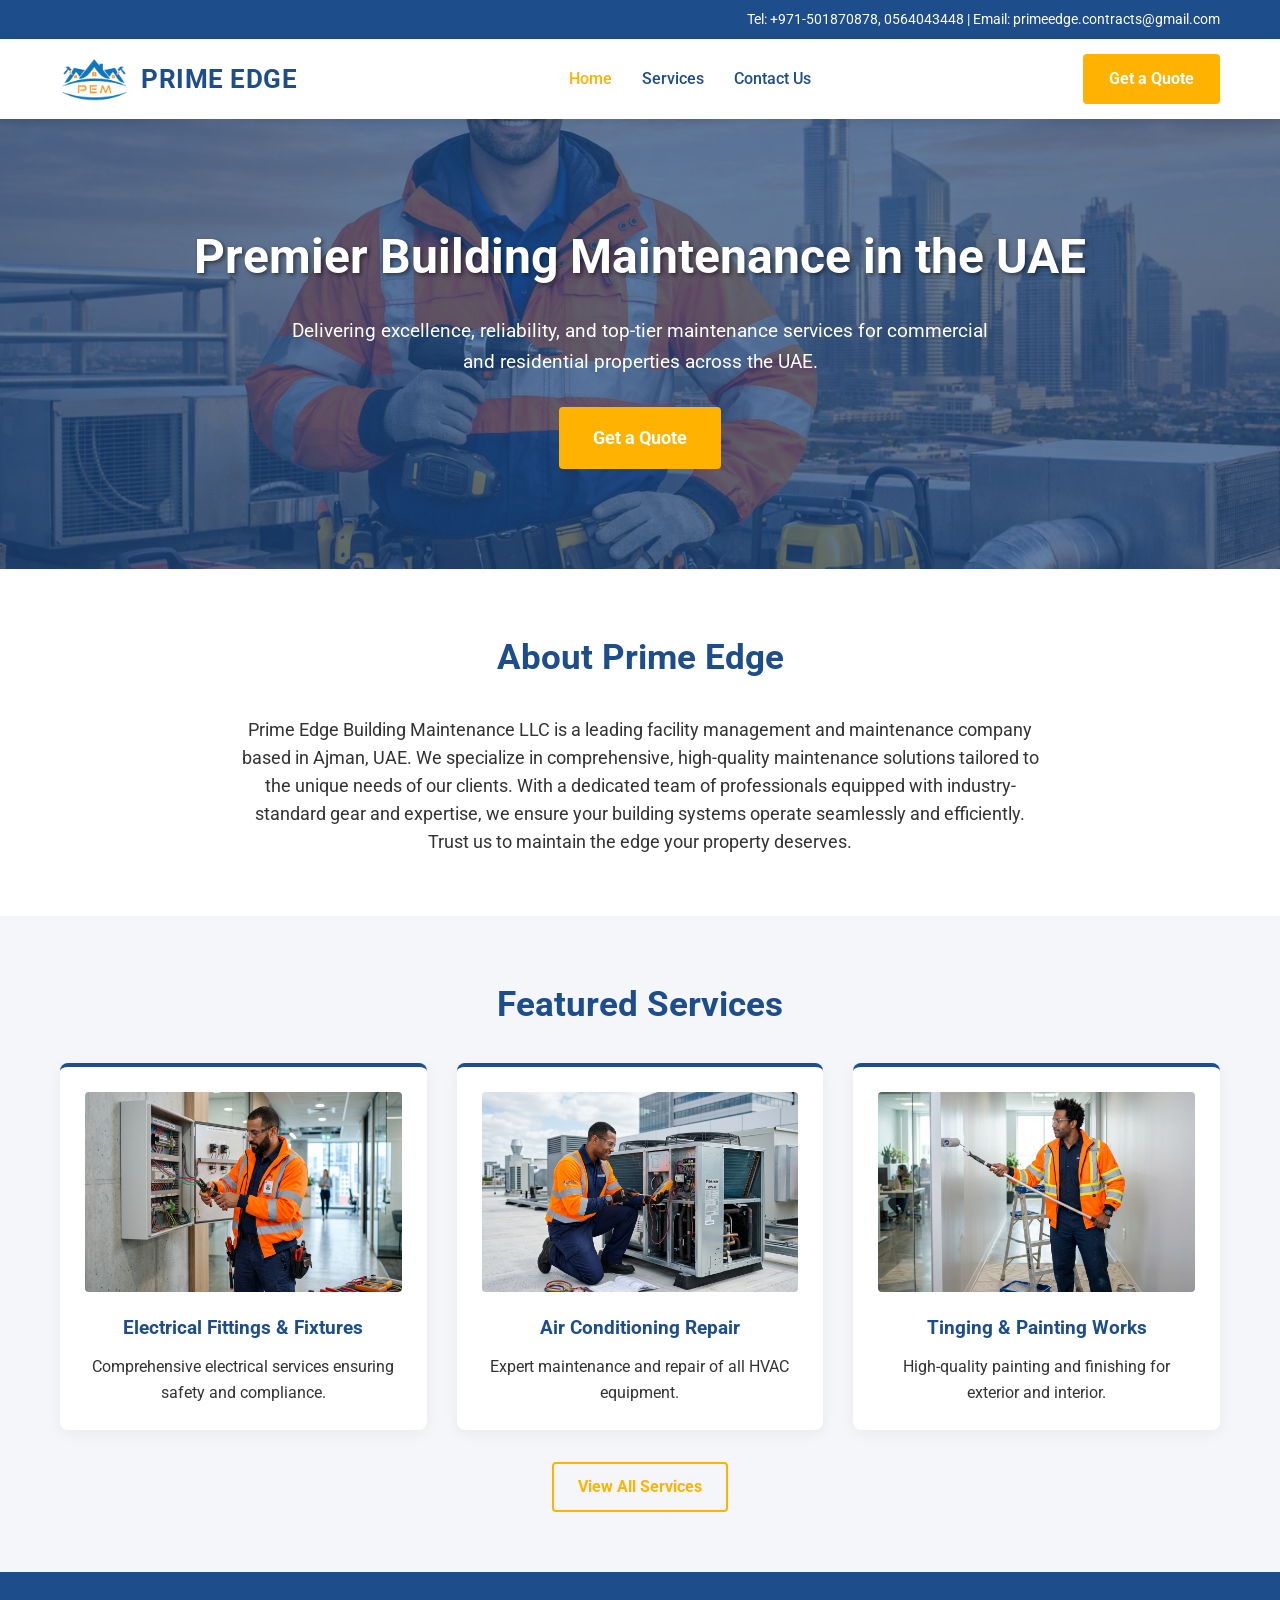
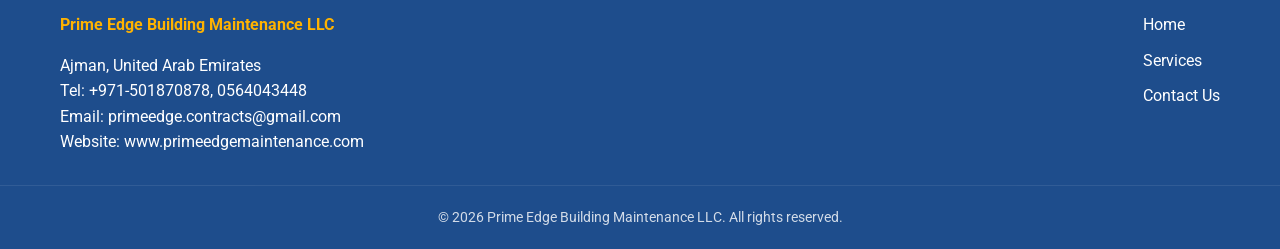
<file: index.html>
<!DOCTYPE html>
<html lang="en">
<head>
    <meta charset="UTF-8">
    <meta name="viewport" content="width=device-width, initial-scale=1.0">
    <title>Prime Edge Building Maintenance LLC | Home</title>
    <link rel="stylesheet" href="css/style.css">
</head>
<body>
    <div class="top-bar">
        <div class="container">
            <span>Tel: +971-501870878, 0564043448 | Email: primeedge.contracts@gmail.com</span>
        </div>
    </div>
    <header>
        <div class="container header-container">
            <a href="index.html" class="logo">
                <img src="resources/images/logo.png" alt="Prime Edge Logo">
                <span class="company-name">PRIME EDGE</span>
            </a>
            <nav>
                <ul class="nav-links">
                    <li><a href="index.html" class="active">Home</a></li>
                    <li><a href="services.html">Services</a></li>
                    <li><a href="contact.html">Contact Us</a></li>
                </ul>
            </nav>
            <a href="contact.html" class="btn-cta">Get a Quote</a>
            <div class="hamburger">
                <div class="line"></div>
                <div class="line"></div>
                <div class="line"></div>
            </div>
        </div>
    </header>

    <main>
        <section class="hero" style="background-image: url('resources/images/hero_building.png');">
            <div class="hero-overlay">
                <div class="container">
                    <h1>Premier Building Maintenance in the UAE</h1>
                    <p>Delivering excellence, reliability, and top-tier maintenance services for commercial and residential properties across the UAE.</p>
                    <a href="contact.html" class="btn-cta btn-large">Get a Quote</a>
                </div>
            </div>
        </section>

        <section class="about container section">
            <h2 class="section-title">About Prime Edge</h2>
            <p class="about-text">Prime Edge Building Maintenance LLC is a leading facility management and maintenance company based in Ajman, UAE. We specialize in comprehensive, high-quality maintenance solutions tailored to the unique needs of our clients. With a dedicated team of professionals equipped with industry-standard gear and expertise, we ensure your building systems operate seamlessly and efficiently. Trust us to maintain the edge your property deserves.</p>
        </section>

        <section class="featured-services section bg-light">
            <div class="container">
                <h2 class="section-title">Featured Services</h2>
                <div class="grid-3">
                    <div class="service-card">
                        <img src="resources/images/service_electrical.png" alt="Electrical Services" class="service-img" onerror="this.src='data:image/svg+xml;utf8,<svg xmlns=\'http://www.w3.org/2000/svg\' width=\'100\' height=\'100\'><rect width=\'100\' height=\'100\' fill=\'%23eee\'/></svg>'">
                        <h3>Electrical Fittings & Fixtures</h3>
                        <p>Comprehensive electrical services ensuring safety and compliance.</p>
                    </div>
                    <div class="service-card">
                        <img src="resources/images/service_hvac.png" alt="HVAC Services" class="service-img" onerror="this.src='data:image/svg+xml;utf8,<svg xmlns=\'http://www.w3.org/2000/svg\' width=\'100\' height=\'100\'><rect width=\'100\' height=\'100\' fill=\'%23eee\'/></svg>'">
                        <h3>Air Conditioning Repair</h3>
                        <p>Expert maintenance and repair of all HVAC equipment.</p>
                    </div>
                    <div class="service-card">
                        <img src="resources/images/service_painting.png" alt="Painting Services" class="service-img" onerror="this.src='data:image/svg+xml;utf8,<svg xmlns=\'http://www.w3.org/2000/svg\' width=\'100\' height=\'100\'><rect width=\'100\' height=\'100\' fill=\'%23eee\'/></svg>'">
                        <h3>Tinging & Painting Works</h3>
                        <p>High-quality painting and finishing for exterior and interior.</p>
                    </div>
                </div>
                <div class="text-center mt-4">
                    <a href="services.html" class="btn-cta btn-outline">View All Services</a>
                </div>
            </div>
        </section>
    </main>

    <footer>
        <div class="container footer-content">
            <div class="footer-info">
                <h4>Prime Edge Building Maintenance LLC</h4>
                <p>Ajman, United Arab Emirates</p>
                <p>Tel: +971-501870878, 0564043448</p>
                <p>Email: primeedge.contracts@gmail.com</p>
                <p>Website: www.primeedgemaintenance.com</p>
            </div>
            <div class="footer-links">
                <a href="index.html">Home</a>
                <a href="services.html">Services</a>
                <a href="contact.html">Contact Us</a>
            </div>
        </div>
        <div class="copyright text-center">
            &copy; 2026 Prime Edge Building Maintenance LLC. All rights reserved.
        </div>
    </footer>
    <script src="js/script.js"></script>
</body>
</html>
</file>
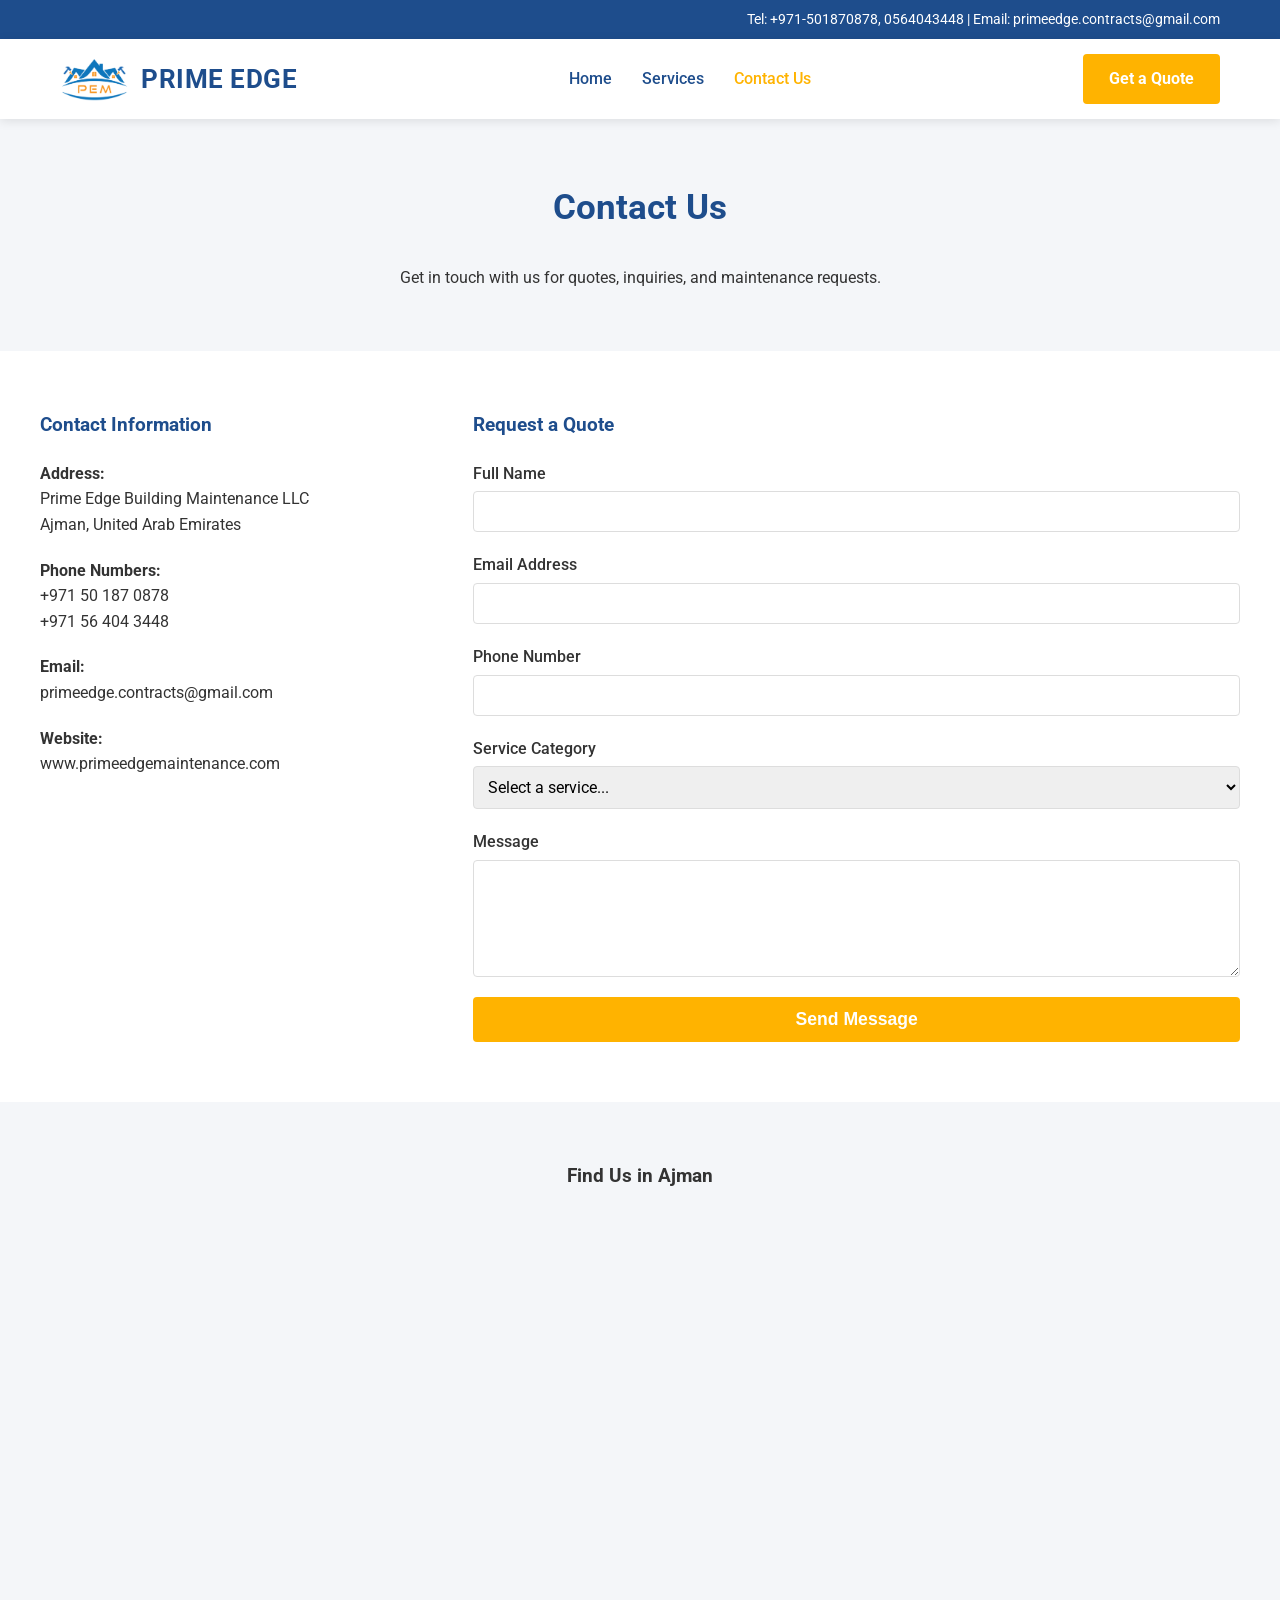
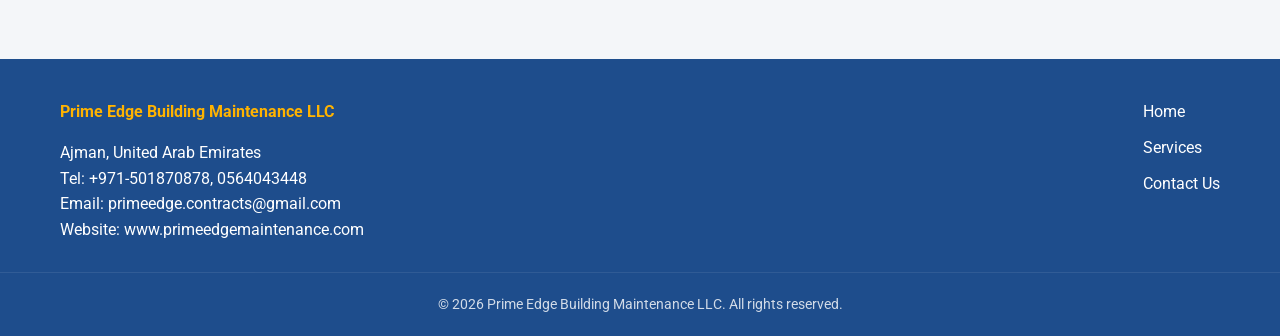
<file: contact.html>
<!DOCTYPE html>
<html lang="en">
<head>
    <meta charset="UTF-8">
    <meta name="viewport" content="width=device-width, initial-scale=1.0">
    <title>Prime Edge | Contact Us</title>
    <link rel="stylesheet" href="css/style.css">
</head>
<body>
    <div class="top-bar">
        <div class="container">
            <span>Tel: +971-501870878, 0564043448 | Email: primeedge.contracts@gmail.com</span>
        </div>
    </div>
    <header>
        <div class="container header-container">
            <a href="index.html" class="logo">
                <img src="resources/images/logo.png" alt="Prime Edge Logo">
                <span class="company-name">PRIME EDGE</span>
            </a>
            <nav>
                <ul class="nav-links">
                    <li><a href="index.html">Home</a></li>
                    <li><a href="services.html">Services</a></li>
                    <li><a href="contact.html" class="active">Contact Us</a></li>
                </ul>
            </nav>
            <a href="contact.html" class="btn-cta">Get a Quote</a>
            <div class="hamburger">
                <div class="line"></div>
                <div class="line"></div>
                <div class="line"></div>
            </div>
        </div>
    </header>

    <main class="page-header bg-light text-center section">
        <div class="container">
            <h1 class="section-title">Contact Us</h1>
            <p>Get in touch with us for quotes, inquiries, and maintenance requests.</p>
        </div>
    </main>

    <section class="contact-section section container">
        <div class="contact-grid">
            <div class="contact-details">
                <h3>Contact Information</h3>
                <div class="contact-item">
                    <strong>Address:</strong>
                    <p>Prime Edge Building Maintenance LLC<br>Ajman, United Arab Emirates</p>
                </div>
                <div class="contact-item">
                    <strong>Phone Numbers:</strong>
                    <p>+971 50 187 0878<br>+971 56 404 3448</p>
                </div>
                <div class="contact-item">
                    <strong>Email:</strong>
                    <p>primeedge.contracts@gmail.com</p>
                </div>
                <div class="contact-item">
                    <strong>Website:</strong>
                    <p>www.primeedgemaintenance.com</p>
                </div>
            </div>
            
            <div class="contact-form-container">
                <h3>Request a Quote</h3>
                <form id="contactForm" class="contact-form">
                    <div class="form-group">
                        <label for="name">Full Name</label>
                        <input type="text" id="name" name="name" required>
                    </div>
                    <div class="form-group">
                        <label for="email">Email Address</label>
                        <input type="email" id="email" name="email" required>
                    </div>
                    <div class="form-group">
                        <label for="phone">Phone Number</label>
                        <input type="tel" id="phone" name="phone" required>
                    </div>
                    <div class="form-group">
                        <label for="service">Service Category</label>
                        <select id="service" name="service" required>
                            <option value="">Select a service...</option>
                            <option value="Building maintenance">Building maintenance</option>
                            <option value="Electrical fittings">Electrical fittings & Fixture services</option>
                            <option value="Electromechanical">Electromechanical Equipment Installation</option>
                            <option value="Decor works">Decor works</option>
                            <option value="Floor & Wall tiling">Floor & Wall tiling works</option>
                            <option value="Airconditioners">Repair and maintenance of Airconditioners</option>
                            <option value="Sanitary installation">Sanitary installation & pipes repairing</option>
                            <option value="Tinging and painting">Tinging and painting works</option>
                            <option value="Water proofing">Water proofing, membranes</option>
                            <option value="Chemical injections">Chemical injections</option>
                            <option value="Epoxy flooring">Epoxy flooring</option>
                            <option value="Concrete repairs">Concrete repairs</option>
                        </select>
                    </div>
                    <div class="form-group">
                        <label for="message">Message</label>
                        <textarea id="message" name="message" rows="5" required></textarea>
                    </div>
                    <button type="submit" class="btn-cta form-submit">Send Message</button>
                </form>
            </div>
        </div>
    </section>

    <section class="map-section section bg-light">
        <div class="container text-center">
            <h3>Find Us in Ajman</h3>
            <div class="map-placeholder">
                <iframe src="https://www.google.com/maps/embed?pb=!1m18!1m12!1m3!1d115316.51655167664!2d55.43285746356784!3d25.399587428800263!2m3!1f0!2f0!3f0!3m2!1i1024!2i768!4f13.1!3m3!1m2!1s0x3e5f57644ce69527%3A0xc3fdeea0edae6f10!2sAjman%20-%20United%20Arab%20Emirates!5e0!3m2!1sen!2sus!4v1715421234567!5m2!1sen!2sus" width="100%" height="400" style="border:0;" allowfullscreen="" loading="lazy" referrerpolicy="no-referrer-when-downgrade"></iframe>
            </div>
        </div>
    </section>

    <footer>
        <div class="container footer-content">
            <div class="footer-info">
                <h4>Prime Edge Building Maintenance LLC</h4>
                <p>Ajman, United Arab Emirates</p>
                <p>Tel: +971-501870878, 0564043448</p>
                <p>Email: primeedge.contracts@gmail.com</p>
                <p>Website: www.primeedgemaintenance.com</p>
            </div>
            <div class="footer-links">
                <a href="index.html">Home</a>
                <a href="services.html">Services</a>
                <a href="contact.html">Contact Us</a>
            </div>
        </div>
        <div class="copyright text-center">
            &copy; 2026 Prime Edge Building Maintenance LLC. All rights reserved.
        </div>
    </footer>
    <script src="js/script.js"></script>
</body>
</html>
</file>
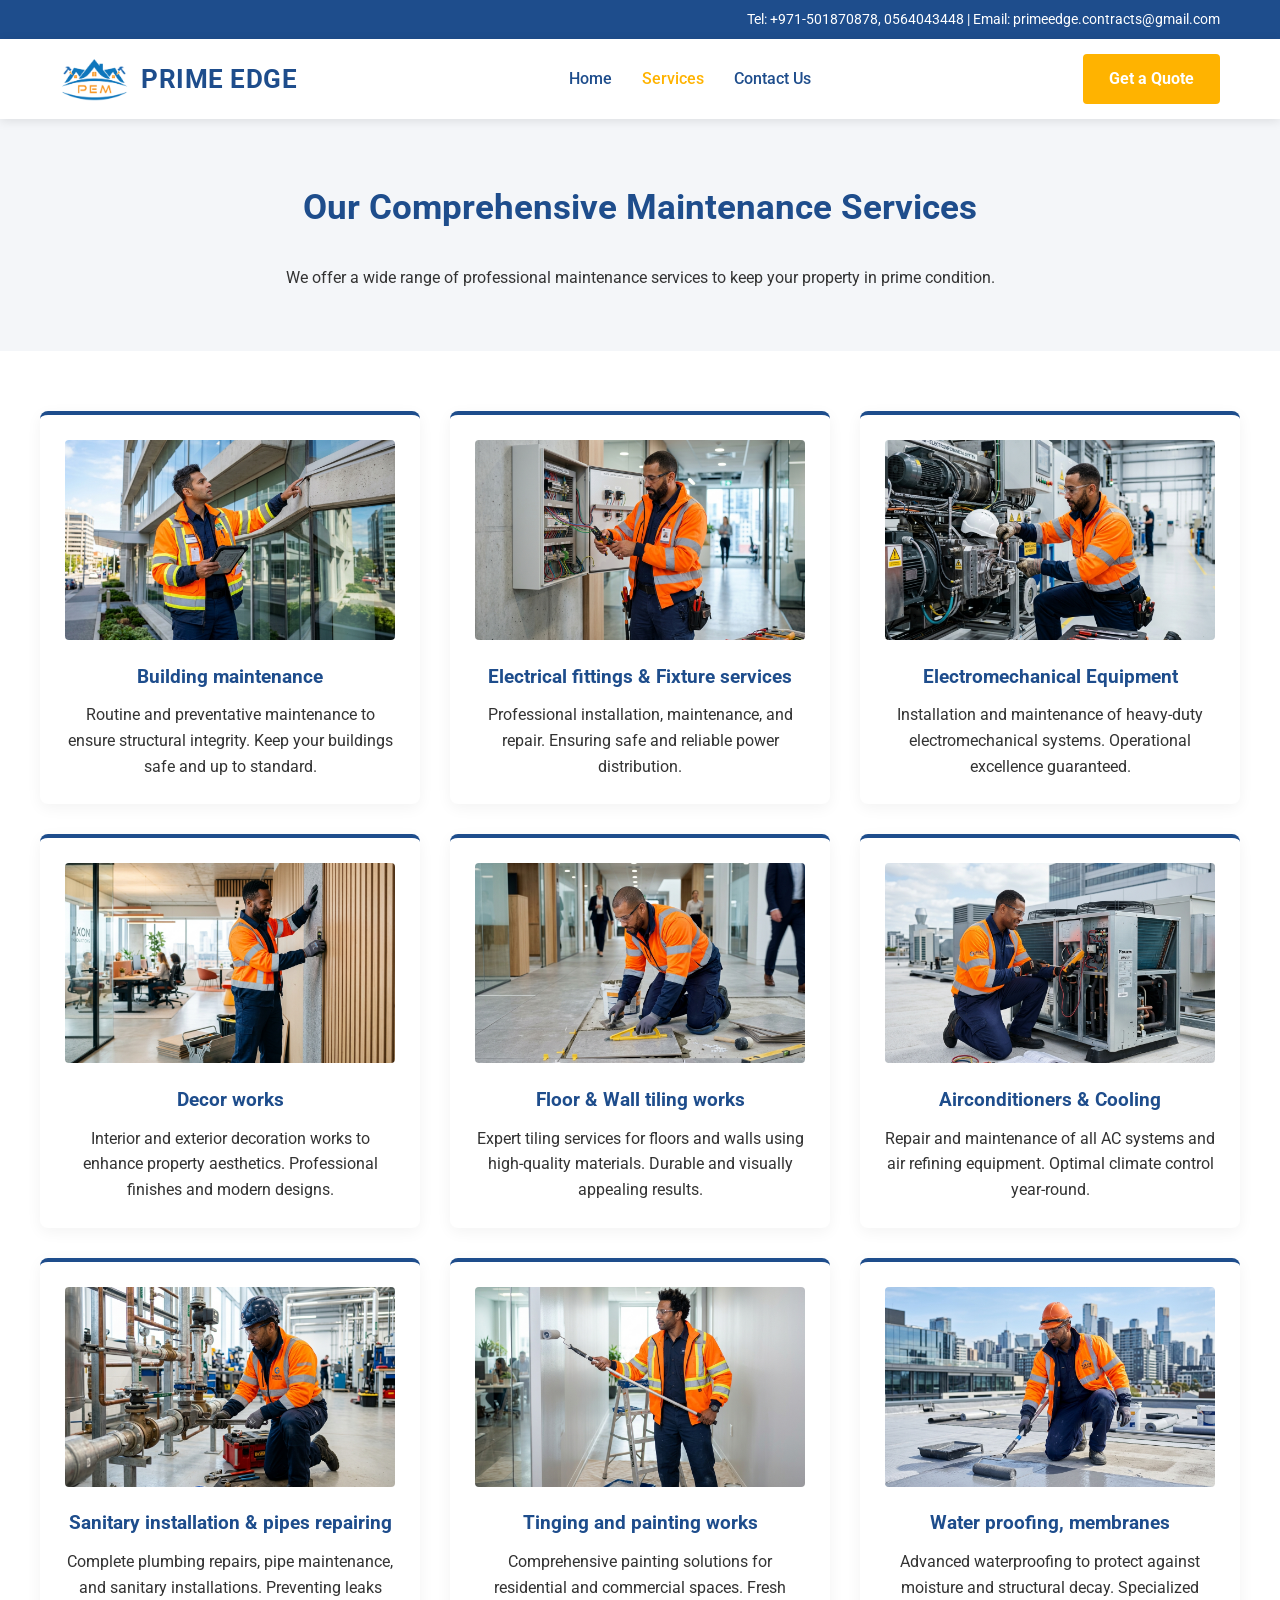
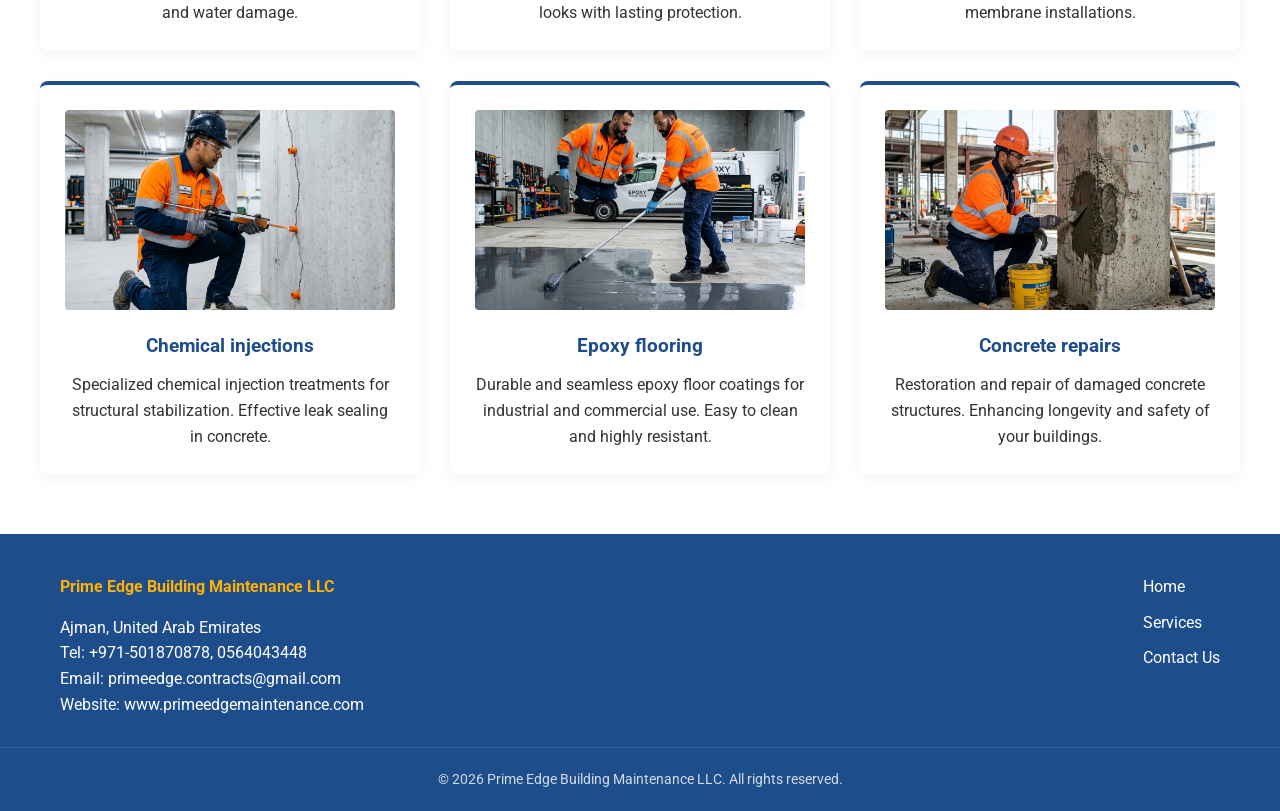
<file: services.html>
<!DOCTYPE html>
<html lang="en">
<head>
    <meta charset="UTF-8">
    <meta name="viewport" content="width=device-width, initial-scale=1.0">
    <title>Prime Edge | Services</title>
    <link rel="stylesheet" href="css/style.css">
</head>
<body>
    <div class="top-bar">
        <div class="container">
            <span>Tel: +971-501870878, 0564043448 | Email: primeedge.contracts@gmail.com</span>
        </div>
    </div>
    <header>
        <div class="container header-container">
            <a href="index.html" class="logo">
                <img src="resources/images/logo.png" alt="Prime Edge Logo">
                <span class="company-name">PRIME EDGE</span>
            </a>
            <nav>
                <ul class="nav-links">
                    <li><a href="index.html">Home</a></li>
                    <li><a href="services.html" class="active">Services</a></li>
                    <li><a href="contact.html">Contact Us</a></li>
                </ul>
            </nav>
            <a href="contact.html" class="btn-cta">Get a Quote</a>
            <div class="hamburger">
                <div class="line"></div>
                <div class="line"></div>
                <div class="line"></div>
            </div>
        </div>
    </header>

    <main class="page-header bg-light text-center section">
        <div class="container">
            <h1 class="section-title">Our Comprehensive Maintenance Services</h1>
            <p>We offer a wide range of professional maintenance services to keep your property in prime condition.</p>
        </div>
    </main>

    <section class="services-list section container">
        <div class="grid-3">
            <div class="service-card">
                <img src="resources/images/service_building.png" alt="Building Maintenance" class="service-img" onerror="this.style.display='none'">
                <h3>Building maintenance</h3>
                <p>Routine and preventative maintenance to ensure structural integrity. Keep your buildings safe and up to standard.</p>
            </div>
            <div class="service-card">
                <img src="resources/images/service_electrical.png" alt="Electrical Services" class="service-img" onerror="this.style.display='none'">
                <h3>Electrical fittings & Fixture services</h3>
                <p>Professional installation, maintenance, and repair. Ensuring safe and reliable power distribution.</p>
            </div>
            <div class="service-card">
                <img src="resources/images/service_electromechanical.png" alt="Electromechanical Equipment" class="service-img" onerror="this.style.display='none'">
                <h3>Electromechanical Equipment</h3>
                <p>Installation and maintenance of heavy-duty electromechanical systems. Operational excellence guaranteed.</p>
            </div>
            <div class="service-card">
                <img src="resources/images/service_decor.png" alt="Decor works" class="service-img" onerror="this.style.display='none'">
                <h3>Decor works</h3>
                <p>Interior and exterior decoration works to enhance property aesthetics. Professional finishes and modern designs.</p>
            </div>
            <div class="service-card">
                <img src="resources/images/service_tiling.png" alt="Tiling works" class="service-img" onerror="this.style.display='none'">
                <h3>Floor & Wall tiling works</h3>
                <p>Expert tiling services for floors and walls using high-quality materials. Durable and visually appealing results.</p>
            </div>
            <div class="service-card">
                <img src="resources/images/service_hvac.png" alt="HVAC Services" class="service-img" onerror="this.style.display='none'">
                <h3>Airconditioners & Cooling</h3>
                <p>Repair and maintenance of all AC systems and air refining equipment. Optimal climate control year-round.</p>
            </div>
            <div class="service-card">
                <img src="resources/images/service_sanitary.png" alt="Sanitary installation" class="service-img" onerror="this.style.display='none'">
                <h3>Sanitary installation & pipes repairing</h3>
                <p>Complete plumbing repairs, pipe maintenance, and sanitary installations. Preventing leaks and water damage.</p>
            </div>
            <div class="service-card">
                <img src="resources/images/service_painting.png" alt="Painting Services" class="service-img" onerror="this.style.display='none'">
                <h3>Tinging and painting works</h3>
                <p>Comprehensive painting solutions for residential and commercial spaces. Fresh looks with lasting protection.</p>
            </div>
            <div class="service-card">
                <img src="resources/images/service_waterproofing.png" alt="Water proofing" class="service-img" onerror="this.style.display='none'">
                <h3>Water proofing, membranes</h3>
                <p>Advanced waterproofing to protect against moisture and structural decay. Specialized membrane installations.</p>
            </div>
            <div class="service-card">
                <img src="resources/images/service_chemical.png" alt="Chemical injections" class="service-img" onerror="this.style.display='none'">
                <h3>Chemical injections</h3>
                <p>Specialized chemical injection treatments for structural stabilization. Effective leak sealing in concrete.</p>
            </div>
            <div class="service-card">
                <img src="resources/images/service_epoxy.png" alt="Epoxy flooring" class="service-img" onerror="this.style.display='none'">
                <h3>Epoxy flooring</h3>
                <p>Durable and seamless epoxy floor coatings for industrial and commercial use. Easy to clean and highly resistant.</p>
            </div>
            <div class="service-card">
                <img src="resources/images/service_concrete.png" alt="Concrete repairs" class="service-img" onerror="this.style.display='none'">
                <h3>Concrete repairs</h3>
                <p>Restoration and repair of damaged concrete structures. Enhancing longevity and safety of your buildings.</p>
            </div>
        </div>
    </section>

    <footer>
        <div class="container footer-content">
            <div class="footer-info">
                <h4>Prime Edge Building Maintenance LLC</h4>
                <p>Ajman, United Arab Emirates</p>
                <p>Tel: +971-501870878, 0564043448</p>
                <p>Email: primeedge.contracts@gmail.com</p>
                <p>Website: www.primeedgemaintenance.com</p>
            </div>
            <div class="footer-links">
                <a href="index.html">Home</a>
                <a href="services.html">Services</a>
                <a href="contact.html">Contact Us</a>
            </div>
        </div>
        <div class="copyright text-center">
            &copy; 2026 Prime Edge Building Maintenance LLC. All rights reserved.
        </div>
    </footer>
    <script src="js/script.js"></script>
</body>
</html>
</file>
<file: css/style.css>
@import url('https://fonts.googleapis.com/css2?family=Roboto:wght@300;400;500;700&display=swap');

:root {
    --primary-blue: #1E4D8C;
    --accent-orange: #FFB300;
    --accent-hover: #E6A100;
    --text-dark: #333333;
    --text-light: #F5F5F5;
    --bg-white: #FFFFFF;
    --bg-light: #F4F6F9;
    --border-color: #DDDDDD;
}

* {
    margin: 0;
    padding: 0;
    box-sizing: border-box;
}

body {
    font-family: 'Roboto', sans-serif;
    color: var(--text-dark);
    line-height: 1.6;
    background-color: var(--bg-white);
}

a {
    text-decoration: none;
    color: inherit;
}

ul {
    list-style: none;
}

.container {
    max-width: 1200px;
    margin: 0 auto;
    padding: 0 20px;
}

.section {
    padding: 60px 0;
}

.section-title {
    font-size: 2.2rem;
    color: var(--primary-blue);
    margin-bottom: 30px;
    text-align: center;
}

.bg-light {
    background-color: var(--bg-light);
}

.text-center {
    text-align: center;
}

.mt-4 {
    margin-top: 2rem;
}

/* Top Bar */
.top-bar {
    background-color: var(--primary-blue);
    color: var(--bg-white);
    font-size: 0.9rem;
    padding: 8px 0;
    text-align: right;
}

/* Header */
header {
    background-color: var(--bg-white);
    box-shadow: 0 2px 10px rgba(0,0,0,0.1);
    position: sticky;
    top: 0;
    z-index: 1000;
}

.header-container {
    display: flex;
    justify-content: space-between;
    align-items: center;
    padding: 15px 20px;
}

.logo {
    display: flex;
    align-items: center;
    gap: 12px;
}

.logo img {
    height: 50px;
    max-width: 200px;
    object-fit: contain;
}

.company-name {
    font-size: 1.6rem;
    font-weight: bold;
    color: var(--primary-blue);
    letter-spacing: 0.5px;
}

nav .nav-links {
    display: flex;
    gap: 30px;
}

nav .nav-links a {
    font-weight: 500;
    color: var(--primary-blue);
    transition: color 0.3s;
}

nav .nav-links a:hover, nav .nav-links a.active {
    color: var(--accent-orange);
}

/* Buttons */
.btn-cta {
    background-color: var(--accent-orange);
    color: var(--bg-white);
    padding: 10px 24px;
    border-radius: 4px;
    font-weight: bold;
    transition: background 0.3s, transform 0.2s;
    display: inline-block;
    border: 2px solid var(--accent-orange);
    cursor: pointer;
}

.btn-cta:hover {
    background-color: var(--accent-hover);
    border-color: var(--accent-hover);
    transform: translateY(-2px);
}

.btn-large {
    padding: 15px 32px;
    font-size: 1.1rem;
}

.btn-outline {
    background-color: transparent;
    color: var(--accent-orange);
}

.btn-outline:hover {
    background-color: var(--accent-orange);
    color: var(--bg-white);
}

/* Hamburger */
.hamburger {
    display: none;
    cursor: pointer;
    flex-direction: column;
    gap: 5px;
}

.hamburger .line {
    width: 25px;
    height: 3px;
    background-color: var(--primary-blue);
    transition: 0.3s;
}

/* Hero Section */
.hero {
    background-size: cover;
    background-position: center;
    position: relative;
    color: var(--bg-white);
}

.hero-overlay {
    background-color: rgba(30, 77, 140, 0.7);
    padding: 100px 20px;
    text-align: center;
    height: 100%;
    display: flex;
    align-items: center;
    justify-content: center;
}

.hero h1 {
    font-size: 3rem;
    margin-bottom: 20px;
    text-shadow: 2px 2px 4px rgba(0,0,0,0.5);
}

.hero p {
    font-size: 1.2rem;
    margin-bottom: 30px;
    max-width: 700px;
    margin-left: auto;
    margin-right: auto;
}

/* About Section */
.about-text {
    font-size: 1.1rem;
    text-align: center;
    max-width: 800px;
    margin: 0 auto;
}

/* Grid Layout */
.grid-3 {
    display: grid;
    grid-template-columns: repeat(auto-fit, minmax(300px, 1fr));
    gap: 30px;
}

/* Service Cards */
.service-card {
    background: var(--bg-white);
    border-radius: 8px;
    padding: 25px;
    box-shadow: 0 4px 15px rgba(0,0,0,0.05);
    text-align: center;
    transition: transform 0.3s, box-shadow 0.3s;
    border-top: 4px solid var(--primary-blue);
}

.service-card:hover {
    transform: translateY(-5px);
    box-shadow: 0 10px 25px rgba(0,0,0,0.1);
    border-top-color: var(--accent-orange);
}

.service-img {
    width: 100%;
    height: 200px;
    object-fit: cover;
    border-radius: 4px;
    margin-bottom: 15px;
}

.service-icon {
    font-size: 3rem;
    margin-bottom: 15px;
}

.service-card h3 {
    color: var(--primary-blue);
    margin-bottom: 10px;
}

/* Contact Section */
.contact-grid {
    display: grid;
    grid-template-columns: 1fr 2fr;
    gap: 50px;
}

.contact-details h3, .contact-form-container h3 {
    color: var(--primary-blue);
    margin-bottom: 20px;
}

.contact-item {
    margin-bottom: 20px;
}

.contact-form {
    display: grid;
    gap: 20px;
}

.form-group {
    display: flex;
    flex-direction: column;
}

.form-group label {
    margin-bottom: 5px;
    font-weight: 500;
}

.form-group input, .form-group select, .form-group textarea {
    padding: 10px;
    border: 1px solid var(--border-color);
    border-radius: 4px;
    font-family: inherit;
    font-size: 1rem;
}

.form-group input:focus, .form-group select:focus, .form-group textarea:focus {
    outline: none;
    border-color: var(--accent-orange);
    box-shadow: 0 0 0 2px rgba(255, 179, 0, 0.2);
}

.form-submit {
    width: 100%;
    font-size: 1.1rem;
}

/* Footer */
footer {
    background-color: var(--primary-blue);
    color: var(--bg-white);
    padding: 40px 0 20px;
}

.footer-content {
    display: flex;
    justify-content: space-between;
    flex-wrap: wrap;
    gap: 30px;
    margin-bottom: 30px;
}

.footer-info h4 {
    margin-bottom: 15px;
    color: var(--accent-orange);
}

.footer-links {
    display: flex;
    flex-direction: column;
    gap: 10px;
}

.footer-links a:hover {
    color: var(--accent-orange);
}

.copyright {
    border-top: 1px solid rgba(255,255,255,0.1);
    padding-top: 20px;
    font-size: 0.9rem;
    opacity: 0.8;
}

/* Responsive */
@media (max-width: 768px) {
    .contact-grid {
        grid-template-columns: 1fr;
    }
    
    .hamburger {
        display: flex;
    }
    
    nav {
        position: absolute;
        top: 100%;
        left: 0;
        width: 100%;
        background-color: var(--bg-white);
        box-shadow: 0 5px 10px rgba(0,0,0,0.1);
        display: none;
    }
    
    nav.active {
        display: block;
    }
    
    nav .nav-links {
        flex-direction: column;
        gap: 0;
    }
    
    nav .nav-links li {
        text-align: center;
        border-bottom: 1px solid var(--border-color);
    }
    
    nav .nav-links a {
        display: block;
        padding: 15px;
    }
    
    .header-container > .btn-cta {
        display: none; /* Hide top CTA on small mobile to save space */
    }
    
    .company-name {
        display: none;
    }
    
    .hero h1 {
        font-size: 2rem;
    }
}
</file>
